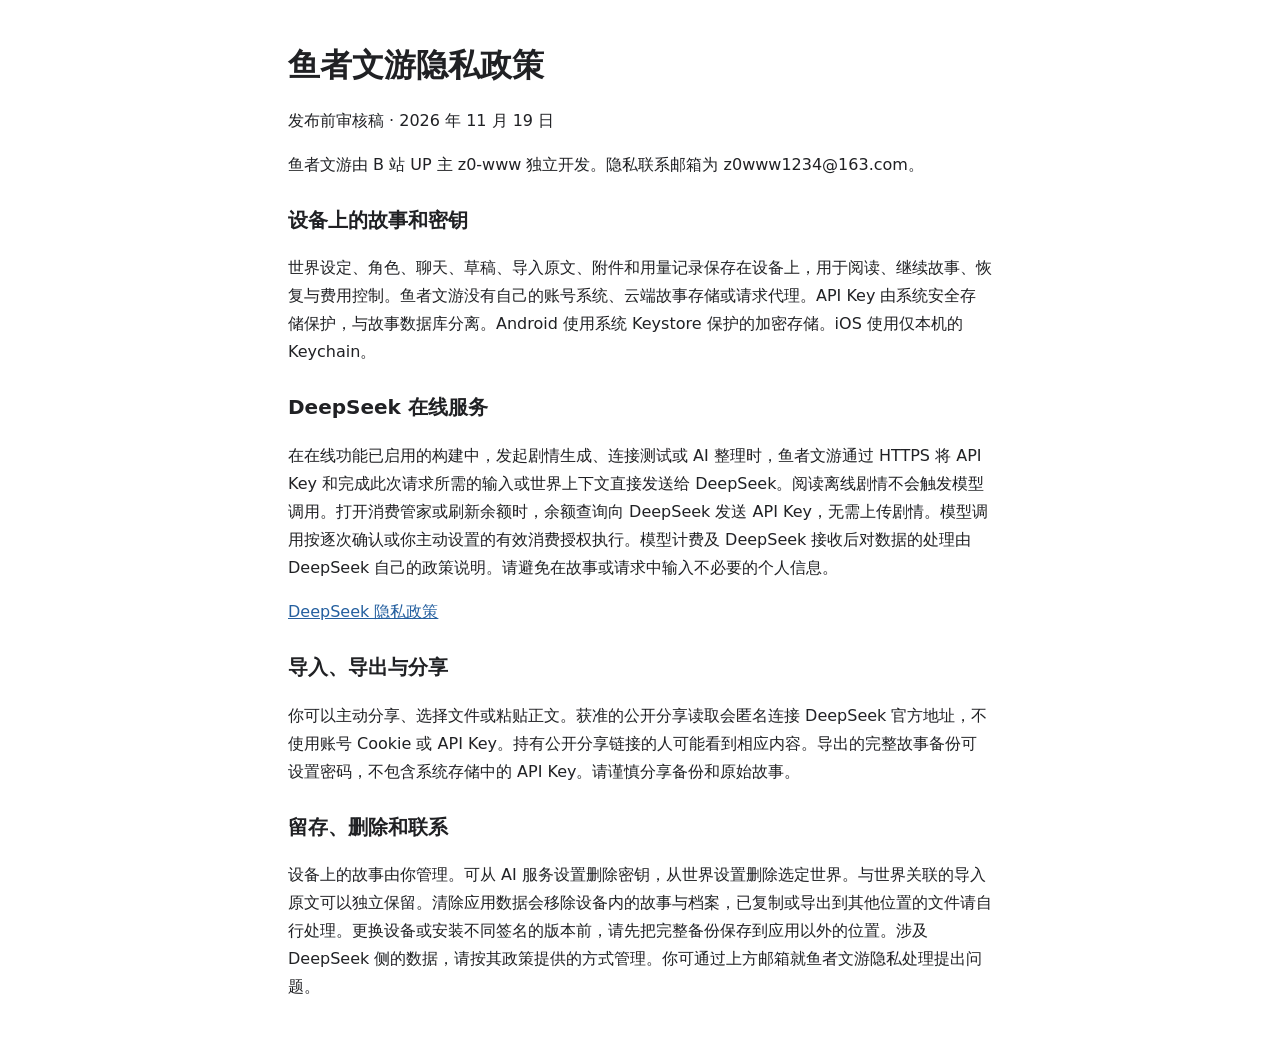
<file: docs/privacy-policy.html>
<!doctype html>
<html lang="zh-CN">
<head>
  <meta charset="utf-8">
  <meta name="viewport" content="width=device-width, initial-scale=1">
  <title>鱼者文游隐私政策</title>
  <style>
    body { margin: 0; color: #202124; background: #fff; font: 16px/1.75 system-ui, sans-serif; }
    main { max-width: 44rem; margin: auto; padding: 1.5rem; }
    h1 { font-size: 2rem; line-height: 1.25; }
    h2 { margin-top: 1.5rem; font-size: 1.25rem; }
    a { color: #245f9f; }
  </style>
</head>
<body>
  <main>
    <h1>鱼者文游隐私政策</h1>
    <p>发布前审核稿 · 2026 年 11 月 19 日</p>
    <p>鱼者文游由 B 站 UP 主 z0-www 独立开发。隐私联系邮箱为 z0www1234@163.com。</p>

    <h2>设备上的故事和密钥</h2>
    <p>世界设定、角色、聊天、草稿、导入原文、附件和用量记录保存在设备上，用于阅读、继续故事、恢复与费用控制。鱼者文游没有自己的账号系统、云端故事存储或请求代理。API Key 由系统安全存储保护，与故事数据库分离。Android 使用系统 Keystore 保护的加密存储。iOS 使用仅本机的 Keychain。</p>

    <h2>DeepSeek 在线服务</h2>
    <p>在在线功能已启用的构建中，发起剧情生成、连接测试或 AI 整理时，鱼者文游通过 HTTPS 将 API Key 和完成此次请求所需的输入或世界上下文直接发送给 DeepSeek。阅读离线剧情不会触发模型调用。打开消费管家或刷新余额时，余额查询向 DeepSeek 发送 API Key，无需上传剧情。模型调用按逐次确认或你主动设置的有效消费授权执行。模型计费及 DeepSeek 接收后对数据的处理由 DeepSeek 自己的政策说明。请避免在故事或请求中输入不必要的个人信息。</p>
    <p><a href="https://cdn.deepseek.com/policies/zh-CN/deepseek-privacy-policy.html">DeepSeek 隐私政策</a></p>

    <h2>导入、导出与分享</h2>
    <p>你可以主动分享、选择文件或粘贴正文。获准的公开分享读取会匿名连接 DeepSeek 官方地址，不使用账号 Cookie 或 API Key。持有公开分享链接的人可能看到相应内容。导出的完整故事备份可设置密码，不包含系统存储中的 API Key。请谨慎分享备份和原始故事。</p>

    <h2>留存、删除和联系</h2>
    <p>设备上的故事由你管理。可从 AI 服务设置删除密钥，从世界设置删除选定世界。与世界关联的导入原文可以独立保留。清除应用数据会移除设备内的故事与档案，已复制或导出到其他位置的文件请自行处理。更换设备或安装不同签名的版本前，请先把完整备份保存到应用以外的位置。涉及 DeepSeek 侧的数据，请按其政策提供的方式管理。你可通过上方邮箱就鱼者文游隐私处理提出问题。</p>
  </main>
</body>
</html>
</file>
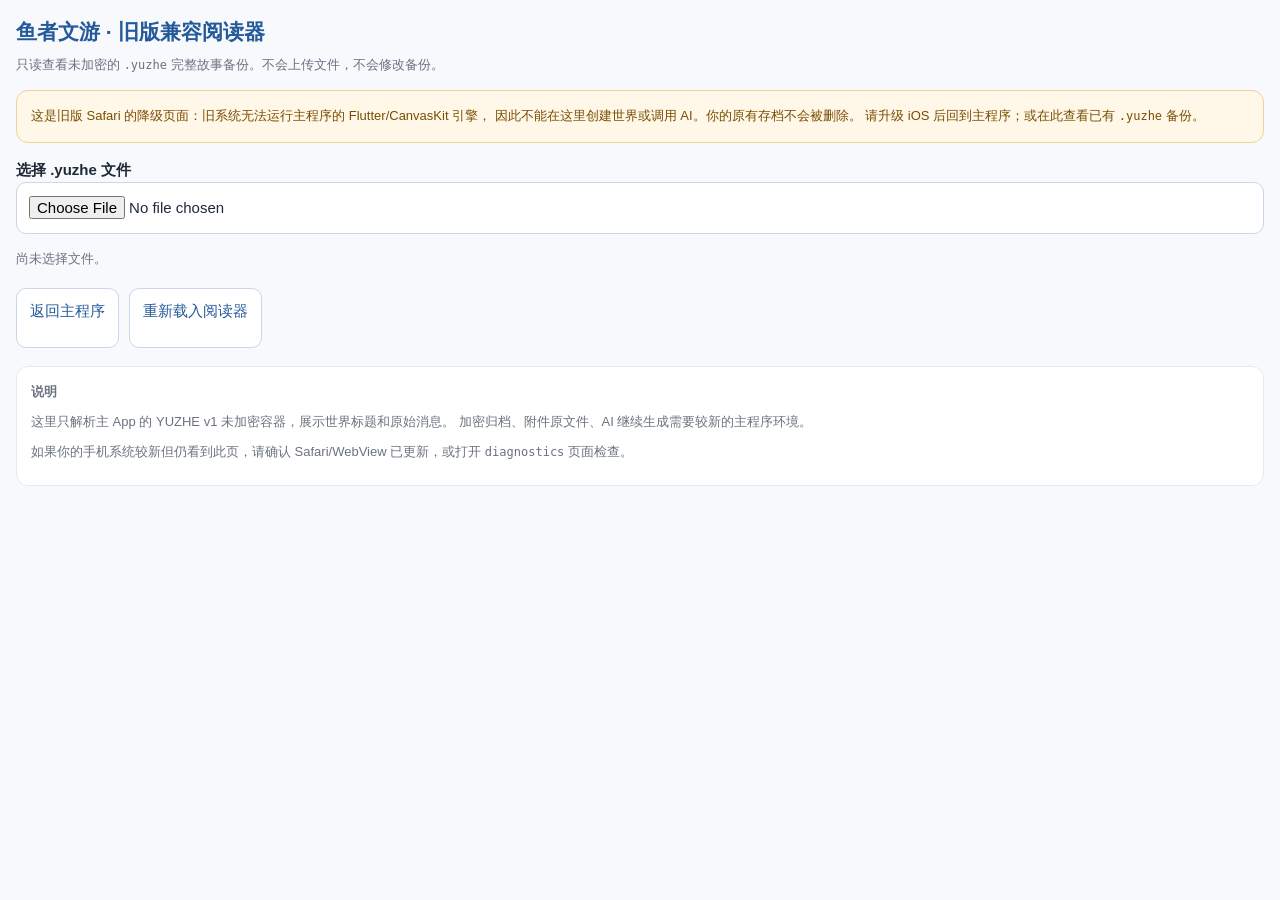
<file: web/legacy.html>
<!DOCTYPE html>
<html lang="zh-CN">
<head>
  <meta charset="UTF-8">
  <meta name="viewport" content="width=device-width, initial-scale=1.0, viewport-fit=cover">
  <meta name="theme-color" content="#3176C6">
  <title>鱼者文游 · 旧版兼容阅读器</title>
  <style>
    html, body { margin: 0; padding: 0; background: #f7f9fc; color: #1f2937; }
    body {
      padding: max(18px, env(safe-area-inset-top)) 16px max(18px, env(safe-area-inset-bottom));
      font: 15px/1.7 -apple-system, BlinkMacSystemFont, "PingFang SC", "Microsoft YaHei", sans-serif;
    }
    h1 { font-size: 21px; line-height: 1.35; margin: 0 0 4px; color: #245a9a; }
    h2 { font-size: 17px; margin: 22px 0 8px; color: #245a9a; }
    p { margin: 8px 0; }
    .sub { color: #6b7280; font-size: 13px; }
    .card { background: #fff; border: 1px solid #e5eaf2; border-radius: 12px; padding: 14px; margin: 14px 0; }
    .warn { background: #fff8e8; border-color: #f0d39a; color: #7a4d00; font-size: 13px; }
    .pick { display: block; margin: 14px 0; }
    input[type=file] { width: 100%; box-sizing: border-box; padding: 12px; background: #fff; border: 1px solid #c9d7e8; border-radius: 10px; font: inherit; }
    .world { border-top: 1px dashed #e5eaf2; padding-top: 10px; margin-top: 10px; }
    .world:first-child { border-top: 0; padding-top: 0; margin-top: 0; }
    .world-title { font-weight: 700; font-size: 16px; }
    .msg { padding: 9px 0; border-bottom: 1px dashed #eef2f7; }
    .role { display: inline-block; min-width: 48px; color: #3176c6; font-size: 12px; font-weight: 700; }
    .no { color: #9aa3af; font-size: 11px; margin-left: 6px; }
    .body { white-space: pre-wrap; overflow-wrap: anywhere; margin-top: 3px; }
    .empty { color: #9aa3af; font-style: italic; }
    .error { color: #b3261e; background: #fff5f4; border: 1px solid #f0c7c3; border-radius: 10px; padding: 10px; margin: 12px 0; }
    .ok { color: #137a3a; }
    .actions { margin: 14px 0; }
    .actions a, .actions button {
      display: inline-block; min-height: 40px; padding: 9px 13px; margin: 4px 6px 4px 0;
      border: 1px solid #c9d7e8; border-radius: 10px; background: #fff; color: #245a9a;
      font: inherit; text-decoration: none; cursor: pointer;
    }
    code { font: 12px ui-monospace, monospace; }
  </style>
</head>
<body>
  <h1>鱼者文游 · 旧版兼容阅读器</h1>
  <p class="sub">只读查看未加密的 <code>.yuzhe</code> 完整故事备份。不会上传文件，不会修改备份。</p>

  <div class="card warn">
    这是旧版 Safari 的降级页面：旧系统无法运行主程序的 Flutter/CanvasKit 引擎，
    因此不能在这里创建世界或调用 AI。你的原有存档不会被删除。
    请升级 iOS 后回到主程序；或在此查看已有 <code>.yuzhe</code> 备份。
  </div>

  <label class="pick">
    <strong>选择 .yuzhe 文件</strong>
    <input id="file" type="file" accept=".yuzhe,application/octet-stream">
  </label>

  <div id="status" class="sub">尚未选择文件。</div>
  <div id="result"></div>

  <div class="actions">
    <a href="./">返回主程序</a>
    <a href="legacy.html">重新载入阅读器</a>
  </div>

  <div class="card sub">
    <strong>说明</strong>
    <p>这里只解析主 App 的 YUZHE v1 未加密容器，展示世界标题和原始消息。
    加密归档、附件原文件、AI 继续生成需要较新的主程序环境。</p>
    <p>如果你的手机系统较新但仍看到此页，请确认 Safari/WebView 已更新，或打开
    <code>diagnostics</code> 页面检查。</p>
  </div>

  <script>
    (function () {
      var input = document.getElementById('file');
      var status = document.getElementById('status');
      var result = document.getElementById('result');

      function escapeHtml(value) {
        return String(value == null ? '' : value)
          .replace(/&/g, '&amp;')
          .replace(/</g, '&lt;')
          .replace(/>/g, '&gt;')
          .replace(/"/g, '&quot;')
          .replace(/'/g, '&#39;');
      }

      function decodeUtf8(bytes) {
        if (typeof TextDecoder !== 'undefined') {
          return new TextDecoder('utf-8').decode(bytes);
        }
        var binary = '';
        for (var i = 0; i < bytes.length; i++) {
          binary += String.fromCharCode(bytes[i]);
        }
        return decodeURIComponent(escape(binary));
      }

      function fail(message) {
        status.textContent = '读取失败。';
        result.innerHTML = '<div class="error">' + escapeHtml(message) + '</div>';
      }

      function readUint32(bytes, offset) {
        return (((bytes[offset] << 24) >>> 0) +
          (bytes[offset + 1] << 16) +
          (bytes[offset + 2] << 8) +
          bytes[offset + 3]) >>> 0;
      }

      function render(rows) {
        var worlds = [];
        var messages = [];
        for (var i = 0; i < rows.length; i++) {
          var row = rows[i];
          if (!row || typeof row !== 'object') continue;
          if (row.table === 'worlds' && row.row) worlds.push(row.row);
          if (row.table === 'imported_messages' && row.row) messages.push(row.row);
        }
        messages.sort(function (a, b) {
          return (Number(a.ordinal) || 0) - (Number(b.ordinal) || 0);
        });
        status.textContent = '已读取 ' + worlds.length + ' 个世界、' + messages.length + ' 条消息。';
        status.className = 'ok';
        var html = '';
        if (!worlds.length) {
          html += '<div class="error">归档没有世界标题。</div>';
        }
        for (var w = 0; w < worlds.length; w++) {
          var world = worlds[w];
          html += '<div class="world"><div class="world-title">' +
            escapeHtml(world.title || '未命名世界') + '</div>' +
            '<div class="sub">' + escapeHtml(world.summary || '') + '</div></div>';
        }
        html += '<h2>原始消息</h2>';
        if (!messages.length) {
          html += '<div class="sub">归档没有 imported_messages。</div>';
        }
        for (var m = 0; m < messages.length; m++) {
          var message = messages[m];
          var body = message.body == null ? '' : String(message.body);
          html += '<div class="msg"><span class="role">' +
            escapeHtml(message.role || 'unknown') + '</span>' +
            '<span class="no">#' + (Number(message.ordinal) + 1) + '</span>' +
            '<div class="body' + (body ? '' : ' empty') + '">' +
            (body ? escapeHtml(body) : '（空正文）') + '</div></div>';
        }
        result.innerHTML = html;
      }

      function decodeArchive(buffer) {
        var bytes = new Uint8Array(buffer);
        if (bytes.length < 7) throw new Error('文件太短，不是完整归档。');
        if (bytes[0] !== 0x59 || bytes[1] !== 0x55 || bytes[2] !== 0x5a ||
            bytes[3] !== 0x48 || bytes[4] !== 0x45) {
          throw new Error('这不是鱼者文游 .yuzhe 归档。');
        }
        if (bytes[5] !== 1) throw new Error('暂不支持这个归档容器版本。');
        if (bytes[6] === 1) throw new Error('这是加密归档；旧版阅读器不支持解密，请在新版鱼者中打开。');
        var position = 7;
        var rows = [];
        while (position < bytes.length) {
          if (bytes.length - position < 4) throw new Error('归档记录不完整。');
          var length = readUint32(bytes, position);
          position += 4;
          if (length < 2 || length > 8 * 1024 * 1024 || length > bytes.length - position) {
            throw new Error('归档记录长度异常。');
          }
          var frame = decodeUtf8(bytes.subarray(position, position + length));
          position += length;
          var decoded = JSON.parse(frame);
          if (decoded && typeof decoded === 'object' && decoded.end) break;
          rows.push(decoded);
        }
        render(rows);
      }

      input.onchange = function () {
        var file = input.files && input.files[0];
        if (!file) return;
        status.className = 'sub';
        status.textContent = '正在读取 ' + file.name + '…';
        result.innerHTML = '';
        var reader = new FileReader();
        reader.onload = function () {
          try { decodeArchive(reader.result); }
          catch (error) { fail(error && error.message ? error.message : String(error)); }
        };
        reader.onerror = function () { fail('浏览器没有读完文件，请重试。'); };
        reader.readAsArrayBuffer(file);
      };
    })();
  </script>
</body>
</html>
</file>
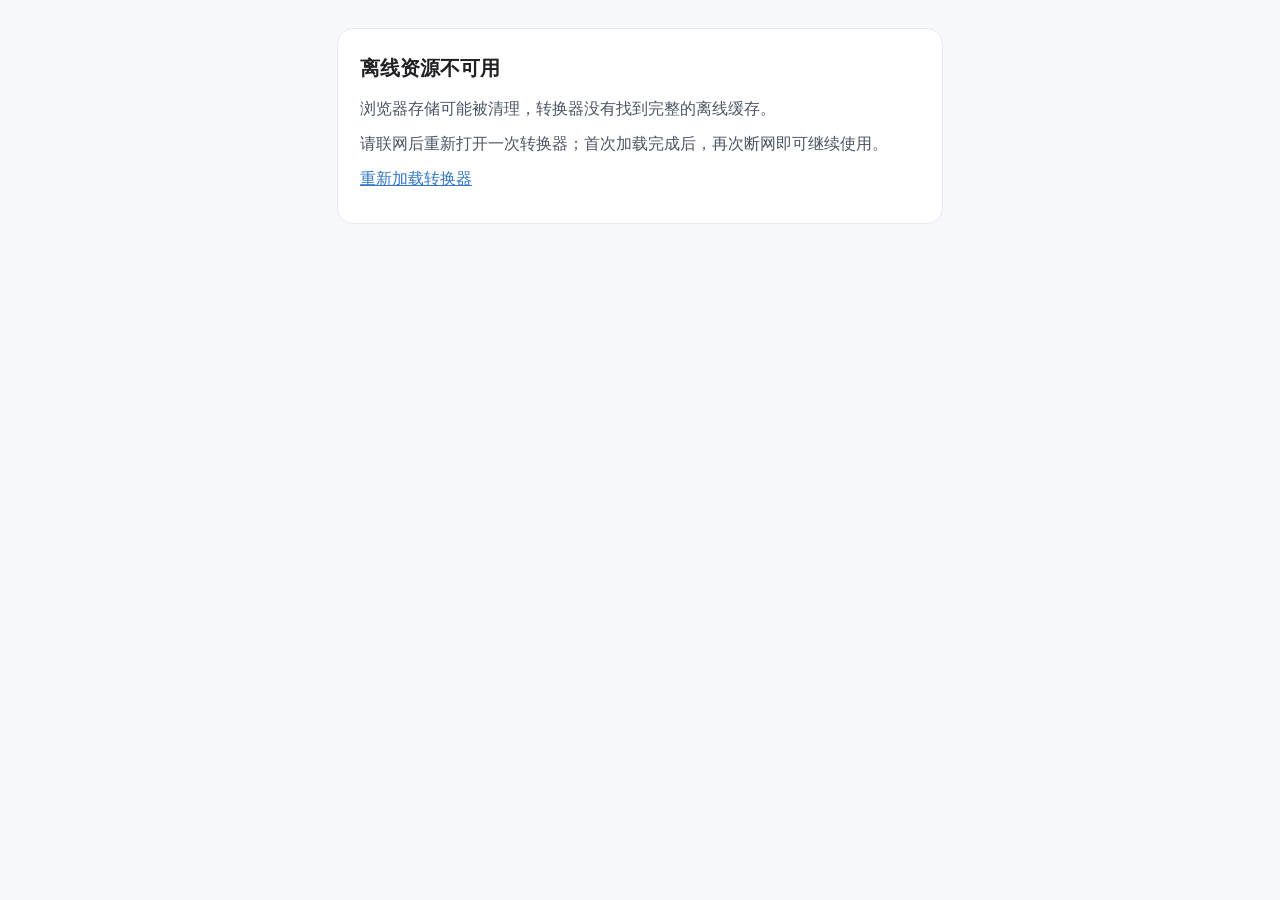
<file: converter/web/offline.html>
<!DOCTYPE html>
<html lang="zh-CN">
<head>
  <meta charset="UTF-8">
  <meta name="viewport" content="width=device-width, initial-scale=1.0, viewport-fit=cover">
  <meta name="theme-color" content="#3176C6">
  <title>离线资源不可用 · 鱼者转换器</title>
  <style>
    body {
      margin: 0;
      padding: calc(28px + env(safe-area-inset-top)) 22px calc(28px + env(safe-area-inset-bottom));
      background: #f6f8fc;
      color: #202124;
      font-family: -apple-system, BlinkMacSystemFont, "Segoe UI", "PingFang SC",
        "Microsoft YaHei", sans-serif;
      line-height: 1.7;
    }
    main { max-width: 560px; margin: 0 auto; background: #fff; border: 1px solid #e5e9f0; border-radius: 16px; padding: 22px; }
    h1 { font-size: 20px; margin: 0 0 10px; }
    p { margin: 8px 0; color: #4b5563; }
    a { color: #3176c6; }
  </style>
</head>
<body>
  <main>
    <h1>离线资源不可用</h1>
    <p>浏览器存储可能被清理，转换器没有找到完整的离线缓存。</p>
    <p>请联网后重新打开一次转换器；首次加载完成后，再次断网即可继续使用。</p>
    <p><a href="./">重新加载转换器</a></p>
  </main>
</body>
</html>
</file>
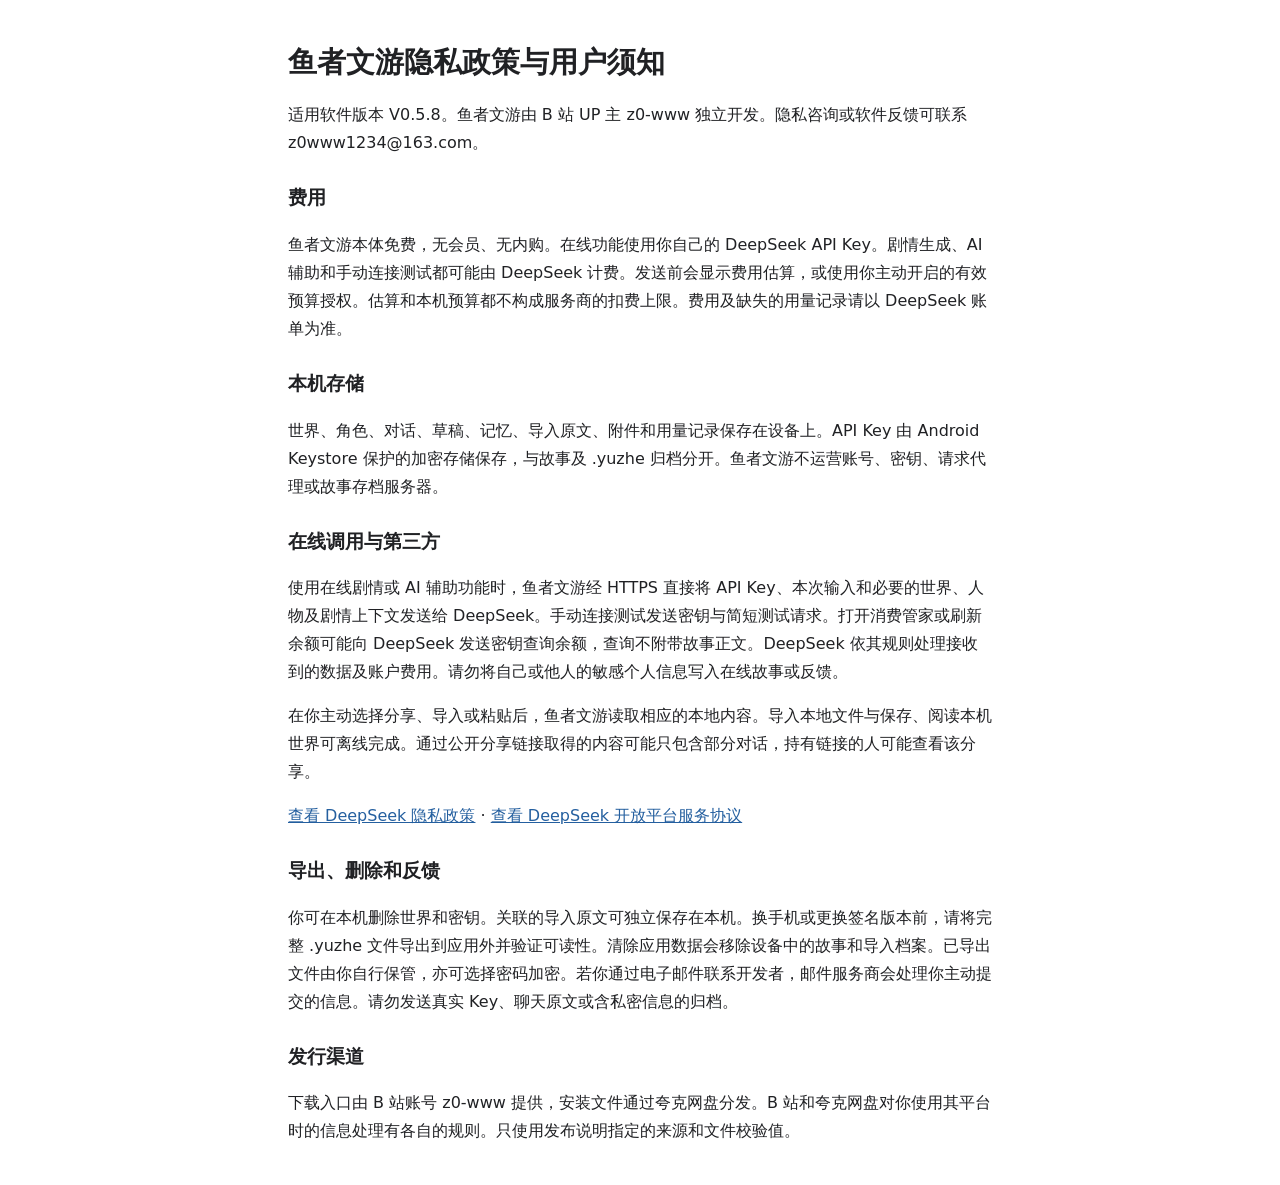
<file: docs/public-beta-v058/隐私政策与用户须知.html>
<!doctype html>
<html lang="zh-CN">
<head>
  <meta charset="utf-8">
  <meta name="viewport" content="width=device-width, initial-scale=1">
  <title>鱼者文游隐私政策与用户须知</title>
  <style>
    body { margin: 0; color: #202124; background: #fff; font: 16px/1.75 system-ui, sans-serif; }
    main { max-width: 44rem; margin: auto; padding: 1.5rem; }
    h1 { font-size: 1.8rem; line-height: 1.35; }
    h2 { font-size: 1.2rem; margin-top: 1.5rem; }
    a { color: #245f9f; }
  </style>
</head>
<body>
  <main>
    <h1>鱼者文游隐私政策与用户须知</h1>
    <p>适用软件版本 V0.5.8。鱼者文游由 B 站 UP 主 z0-www 独立开发。隐私咨询或软件反馈可联系 z0www1234@163.com。</p>
    <h2>费用</h2>
    <p>鱼者文游本体免费，无会员、无内购。在线功能使用你自己的 DeepSeek API Key。剧情生成、AI 辅助和手动连接测试都可能由 DeepSeek 计费。发送前会显示费用估算，或使用你主动开启的有效预算授权。估算和本机预算都不构成服务商的扣费上限。费用及缺失的用量记录请以 DeepSeek 账单为准。</p>
    <h2>本机存储</h2>
    <p>世界、角色、对话、草稿、记忆、导入原文、附件和用量记录保存在设备上。API Key 由 Android Keystore 保护的加密存储保存，与故事及 .yuzhe 归档分开。鱼者文游不运营账号、密钥、请求代理或故事存档服务器。</p>
    <h2>在线调用与第三方</h2>
    <p>使用在线剧情或 AI 辅助功能时，鱼者文游经 HTTPS 直接将 API Key、本次输入和必要的世界、人物及剧情上下文发送给 DeepSeek。手动连接测试发送密钥与简短测试请求。打开消费管家或刷新余额可能向 DeepSeek 发送密钥查询余额，查询不附带故事正文。DeepSeek 依其规则处理接收到的数据及账户费用。请勿将自己或他人的敏感个人信息写入在线故事或反馈。</p>
    <p>在你主动选择分享、导入或粘贴后，鱼者文游读取相应的本地内容。导入本地文件与保存、阅读本机世界可离线完成。通过公开分享链接取得的内容可能只包含部分对话，持有链接的人可能查看该分享。</p>
    <p><a href="https://cdn.deepseek.com/policies/zh-CN/deepseek-privacy-policy.html">查看 DeepSeek 隐私政策</a> · <a href="https://cdn.deepseek.com/policies/zh-CN/deepseek-open-platform-terms-of-service.html">查看 DeepSeek 开放平台服务协议</a></p>
    <h2>导出、删除和反馈</h2>
    <p>你可在本机删除世界和密钥。关联的导入原文可独立保存在本机。换手机或更换签名版本前，请将完整 .yuzhe 文件导出到应用外并验证可读性。清除应用数据会移除设备中的故事和导入档案。已导出文件由你自行保管，亦可选择密码加密。若你通过电子邮件联系开发者，邮件服务商会处理你主动提交的信息。请勿发送真实 Key、聊天原文或含私密信息的归档。</p>
    <h2>发行渠道</h2>
    <p>下载入口由 B 站账号 z0-www 提供，安装文件通过夸克网盘分发。B 站和夸克网盘对你使用其平台时的信息处理有各自的规则。只使用发布说明指定的来源和文件校验值。</p>
  </main>
</body>
</html>
</file>
